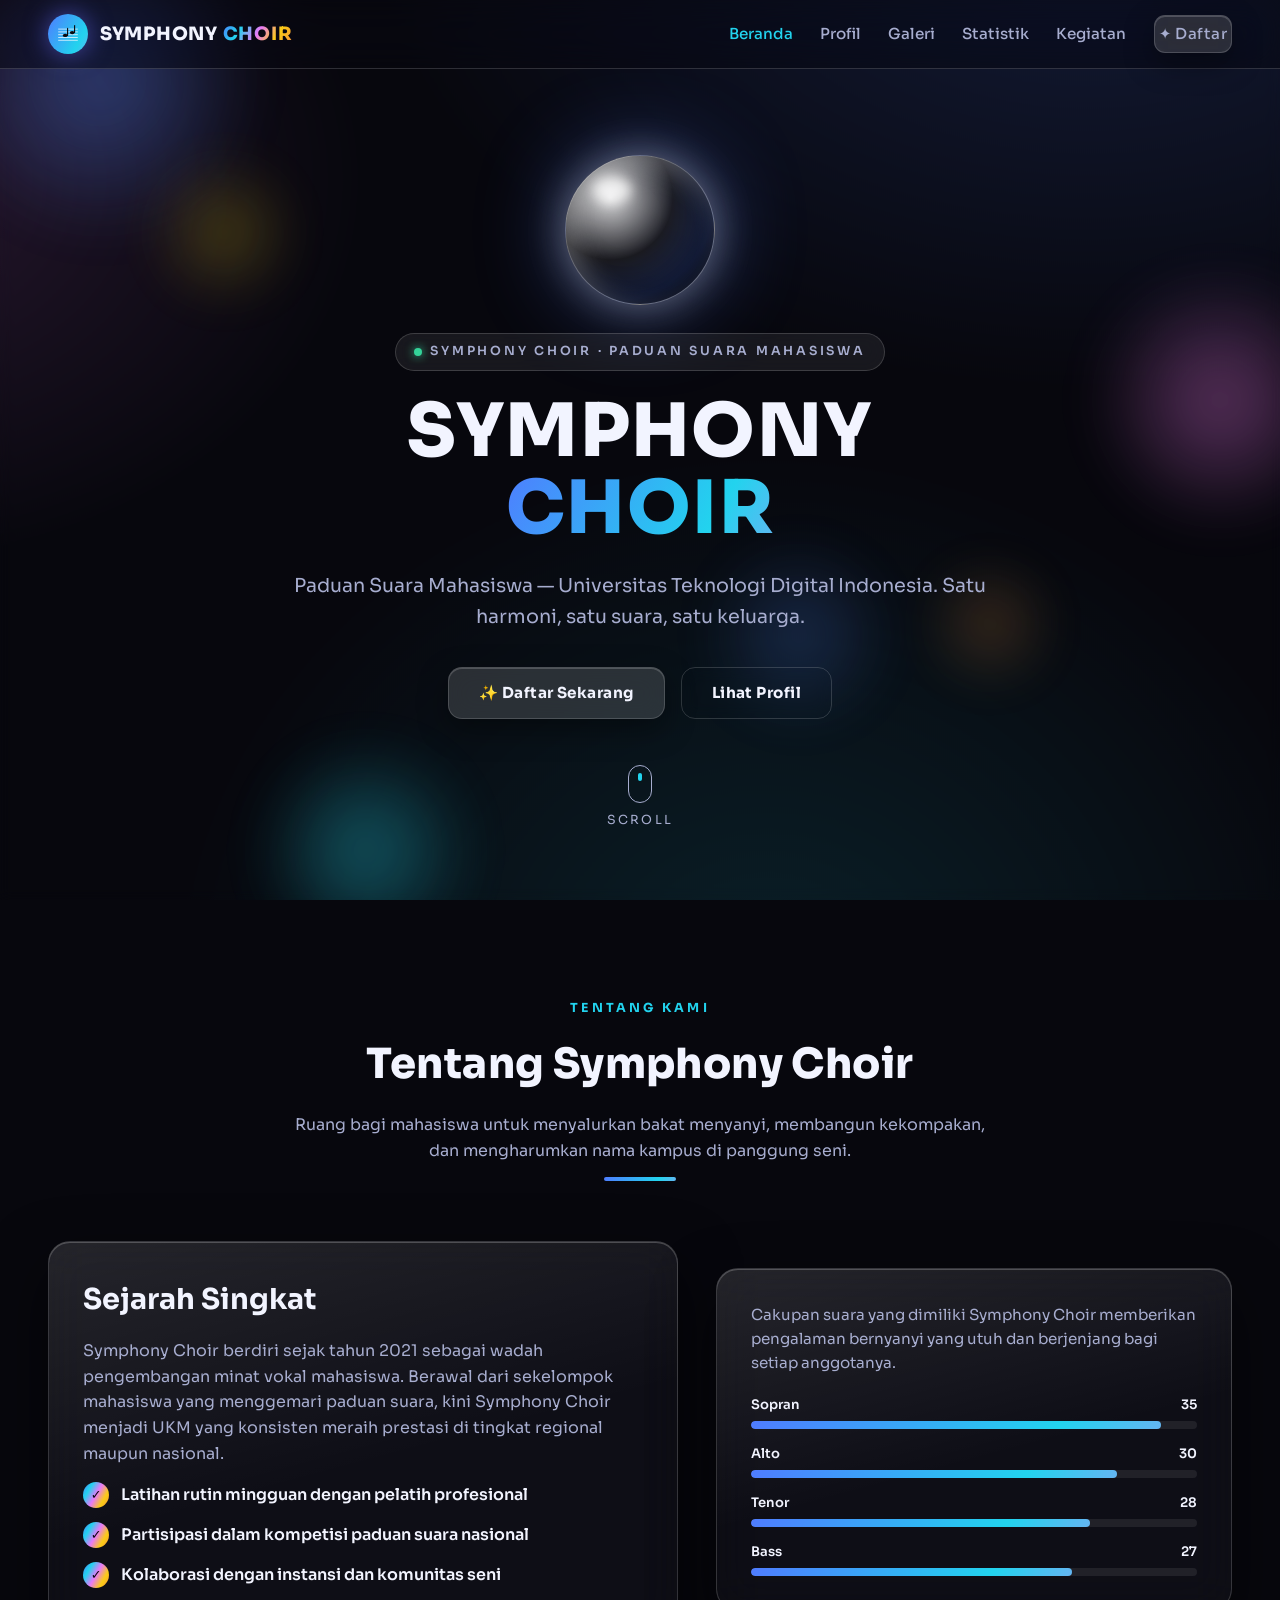
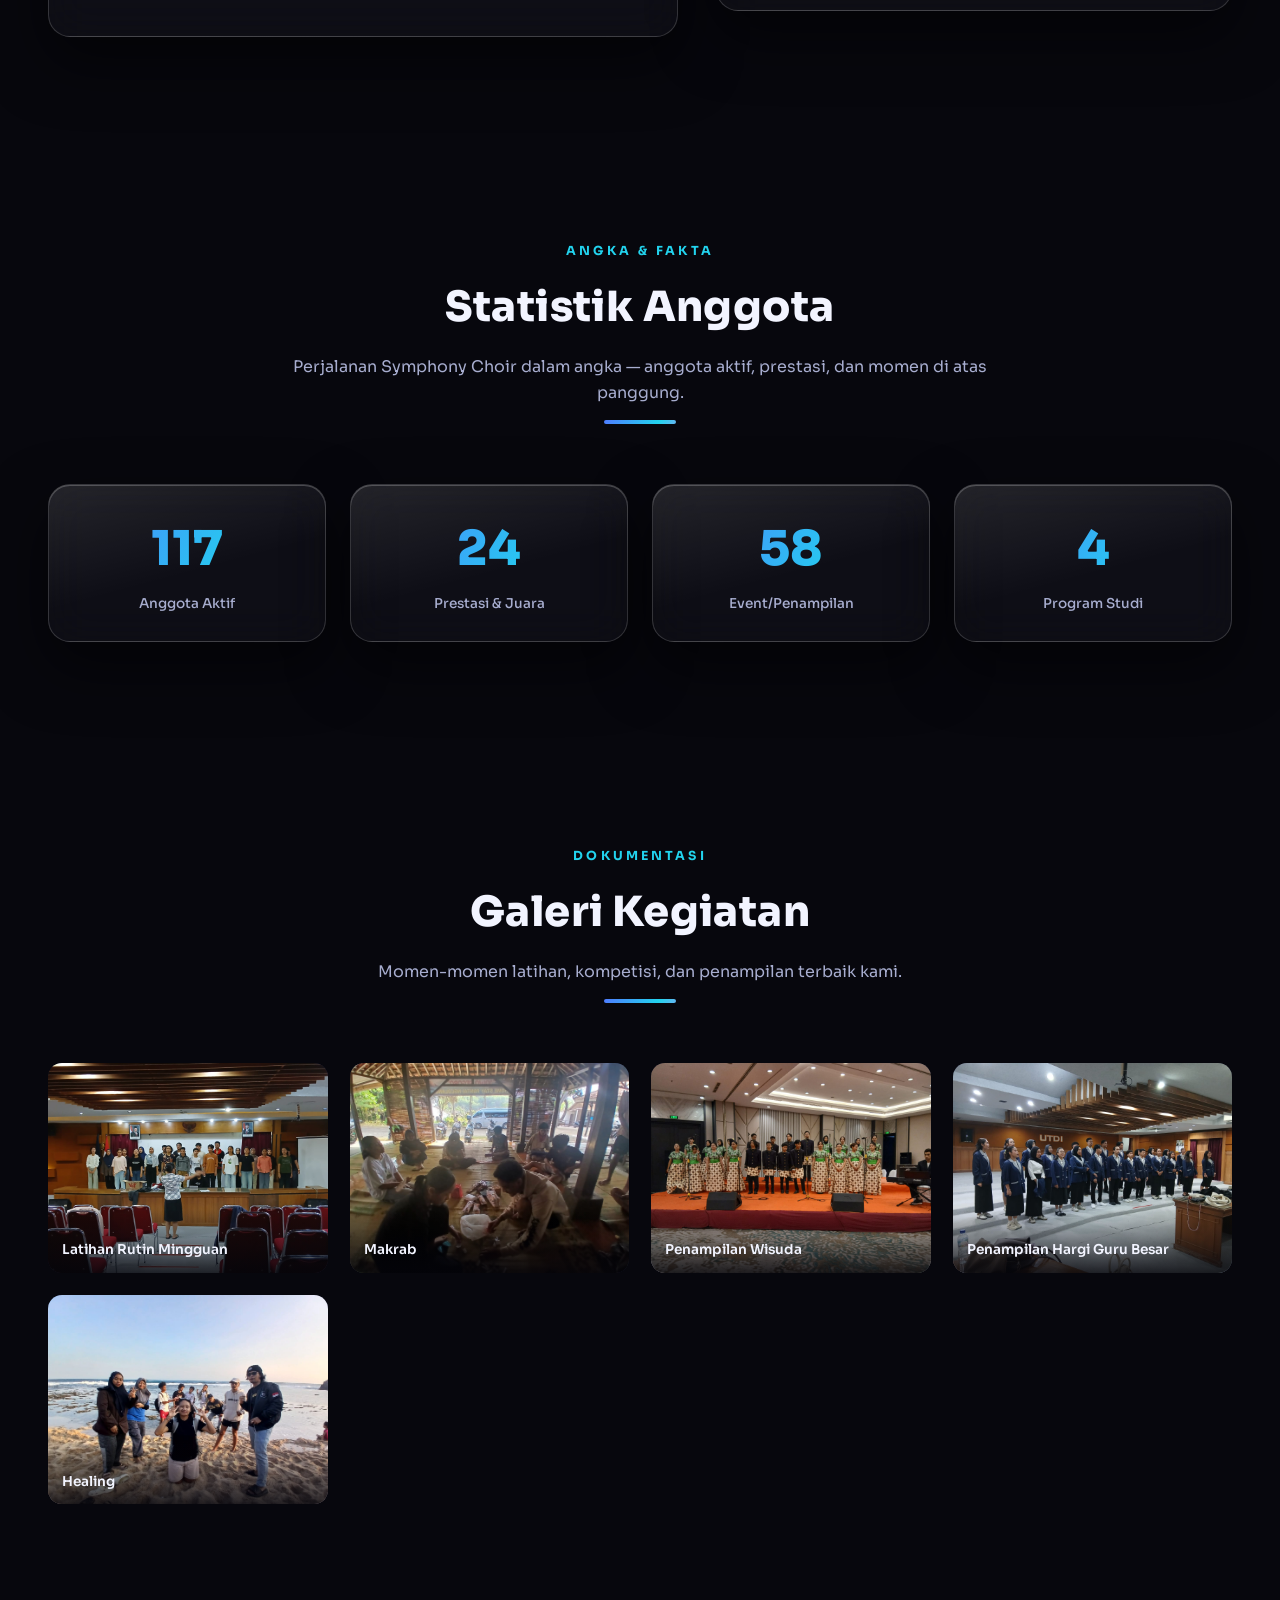
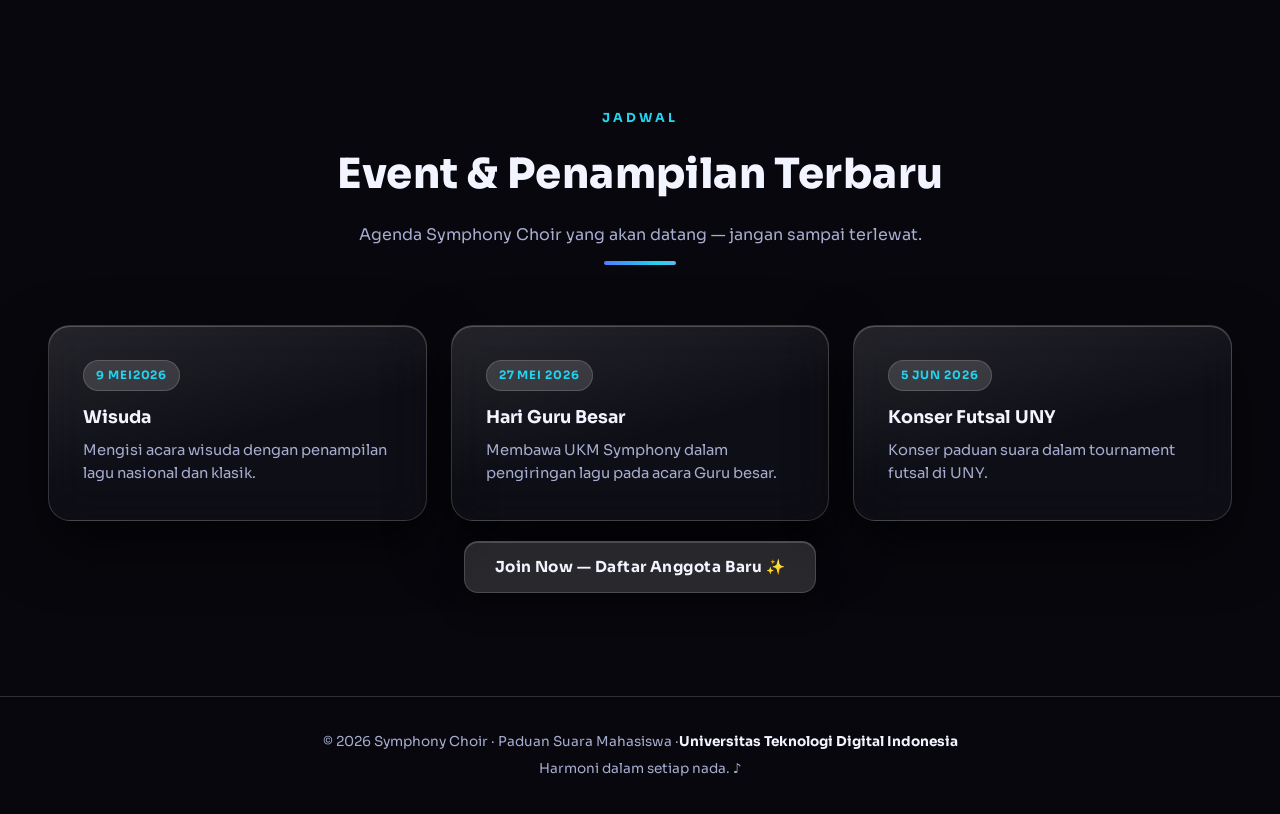
<file: index.html>
<!DOCTYPE html>
<html lang="id">
<head>
  <meta charset="UTF-8" />
  <meta name="viewport" content="width=device-width, initial-scale=1.0" />
  <title>Symphony Choir — GLASSPHERE INTERACTIVE</title>
  <meta name="description" content="Profil dan pendaftaran Symphony Choir — Paduan Suara Mahasiswa." />
  <link rel="preconnect" href="https://fonts.googleapis.com" />
  <link rel="preconnect" href="https://fonts.gstatic.com" crossorigin />
  <link href="https://fonts.googleapis.com/css2?family=Sora:wght@400;500;600;700;800&display=swap" rel="stylesheet" />
  <link rel="stylesheet" href="css/style.css" />
</head>
<body>

  <div class="scene">
    <div class="blur-layer"></div>
    <div class="bokeh b1"></div>
    <div class="bokeh b2"></div>
    <div class="bokeh b3"></div>
    <div class="bokeh b4"></div>
    <div class="bokeh b5"></div>
    <div class="bokeh b6"></div>
  </div>

  <!-- Navbar -->
  <header class="navbar">
    <a href="index.html" class="brand">
      <span class="logo svg-logo" aria-hidden="true">
        <svg viewBox="0 0 40 40">
          <g stroke="#ffffff" stroke-width="1.1" opacity="0.9">
            <line x1="6" y1="13" x2="34" y2="13"/>
            <line x1="6" y1="17" x2="34" y2="17"/>
            <line x1="6" y1="21" x2="34" y2="21"/>
            <line x1="6" y1="25" x2="34" y2="25"/>
            <line x1="6" y1="29" x2="34" y2="29"/>
          </g>
          <g fill="#0a0a0f">
            <ellipse cx="16" cy="22" rx="3.4" ry="2.4"/>
            <ellipse cx="26" cy="18" rx="3.4" ry="2.4"/>
          </g>
          <g stroke="#0a0a0f" stroke-width="1.6" stroke-linecap="round">
            <line x1="19.4" y1="22" x2="19.4" y2="12"/>
            <line x1="29.4" y1="18" x2="29.4" y2="8"/>
          </g>
        </svg>
      </span>
      <span>SYMPHONY <span style="background:var(--spectrum);-webkit-background-clip:text;background-clip:text;color:transparent;">CHOIR</span></span>
    </a>
    <button class="burger" aria-label="Menu">
      <span></span><span></span><span></span>
    </button>
    <nav>
      <ul class="nav-links">
        <li><a href="#home" class="active">Beranda</a></li>
        <li><a href="#profil">Profil</a></li>
        <li><a href="#galeri">Galeri</a></li>
        <li><a href="#statistik">Statistik</a></li>
        <li><a href="#kegiatan">Kegiatan</a></li>
        <li><a href="https://docs.google.com/forms/d/e/1FAIpQLSegRLW75Owb2UDJoJNHS49ydARrRmEP_-2XyxtJqHRFCXP3zQ/viewform" target="_blank" rel="noopener" class="btn btn-glass btn-sm" style="margin-left:4px;">✦ Daftar</a></li>
      </ul>
    </nav>
  </header>

  <!-- Hero -->
  <section class="hero" id="home">
    <div class="sphere"></div>
    <div class="eyebrow"><span class="pulse-dot"></span> Symphony Choir · Paduan Suara Mahasiswa</div>
    <h1>
      SYMPHONY<br />
      <span class="spectrum-text">CHOIR</span>
    </h1>
    <p class="subtitle">Paduan Suara Mahasiswa — Universitas Teknologi Digital Indonesia. Satu harmoni, satu suara, satu keluarga.</p>
    <div class="hero-cta">
      <a href="https://docs.google.com/forms/d/e/1FAIpQLSegRLW75Owb2UDJoJNHS49ydARrRmEP_-2XyxtJqHRFCXP3zQ/viewform" target="_blank" rel="noopener" class="btn btn-glass">✨ Daftar Sekarang</a>
      <a href="#profil" class="btn btn-outline">Lihat Profil</a>
    </div>
    <div class="scroll-hint">
      <div class="mouse"></div>
      <span>Scroll</span>
    </div>
  </section>

  <!-- About -->
  <section class="section" id="profil">
    <div class="container">
      <div class="section-head reveal">
        <div class="kicker">Tentang Kami</div>
        <h2>Tentang Symphony Choir</h2>
        <p>Ruang bagi mahasiswa untuk menyalurkan bakat menyanyi, membangun kekompakan, dan mengharumkan nama kampus di panggung seni.</p>
        <div class="spectrum-line"></div>
      </div>

      <div class="about-grid">
        <div class="glass-plinth about-copy reveal">
          <h3>Sejarah Singkat</h3>
          <p>Symphony Choir berdiri sejak tahun 2021 sebagai wadah pengembangan minat vokal mahasiswa. Berawal dari sekelompok mahasiswa yang menggemari paduan suara, kini Symphony Choir menjadi UKM yang konsisten meraih prestasi di tingkat regional maupun nasional.</p>
          <div class="about-feature"><span class="badge">✓</span> Latihan rutin mingguan dengan pelatih profesional</div>
          <div class="about-feature"><span class="badge">✓</span> Partisipasi dalam kompetisi paduan suara nasional</div>
          <div class="about-feature"><span class="badge">✓</span> Kolaborasi dengan instansi dan komunitas seni</div>
        </div>
        <div class="glass-plinth reveal">
          <p style="color:var(--text-dim);font-size:.95rem;">Cakupan suara yang dimiliki Symphony Choir memberikan pengalaman bernyanyi yang utuh dan berjenjang bagi setiap anggotanya.</p>
          <div style="display:flex;flex-direction:column;gap:14px;margin-top:18px;">
            <div>
              <div style="display:flex;justify-content:space-between;font-size:.82rem;font-weight:600;margin-bottom:6px;"><span>Sopran</span><span>35</span></div>
              <div style="height:8px;border-radius:8px;background:rgba(255,255,255,.08);overflow:hidden;"><div style="width:92%;height:100%;border-radius:8px;background:var(--spectrum);background-size:300% 300%;animation:hueShift 6s linear infinite;"></div></div>
            </div>
            <div>
              <div style="display:flex;justify-content:space-between;font-size:.82rem;font-weight:600;margin-bottom:6px;"><span>Alto</span><span>30</span></div>
              <div style="height:8px;border-radius:8px;background:rgba(255,255,255,.08);overflow:hidden;"><div style="width:82%;height:100%;border-radius:8px;background:var(--spectrum);background-size:300% 300%;animation:hueShift 6s linear infinite;"></div></div>
            </div>
            <div>
              <div style="display:flex;justify-content:space-between;font-size:.82rem;font-weight:600;margin-bottom:6px;"><span>Tenor</span><span>28</span></div>
              <div style="height:8px;border-radius:8px;background:rgba(255,255,255,.08);overflow:hidden;"><div style="width:76%;height:100%;border-radius:8px;background:var(--spectrum);background-size:300% 300%;animation:hueShift 6s linear infinite;"></div></div>
            </div>
            <div>
              <div style="display:flex;justify-content:space-between;font-size:.82rem;font-weight:600;margin-bottom:6px;"><span>Bass</span><span>27</span></div>
              <div style="height:8px;border-radius:8px;background:rgba(255,255,255,.08);overflow:hidden;"><div style="width:72%;height:100%;border-radius:8px;background:var(--spectrum);background-size:300% 300%;animation:hueShift 6s linear infinite;"></div></div>
            </div>
          </div>
        </div>
      </div>
    </div>
  </section>

  <!-- Stats -->
  <section class="section" id="statistik">
    <div class="container">
      <div class="section-head reveal">
        <div class="kicker">Angka & Fakta</div>
        <h2>Statistik Anggota</h2>
        <p>Perjalanan Symphony Choir dalam angka — anggota aktif, prestasi, dan momen di atas panggung.</p>
        <div class="spectrum-line"></div>
      </div>

      <div class="stat-grid">
        <div class="glass-plinth stat-card card-hover reveal"><div class="num" data-count="120">0</div><div class="label">Anggota Aktif</div></div>
        <div class="glass-plinth stat-card card-hover reveal"><div class="num" data-count="25">0</div><div class="label">Prestasi & Juara</div></div>
        <div class="glass-plinth stat-card card-hover reveal"><div class="num" data-count="60">0</div><div class="label">Event/Penampilan</div></div>
        <div class="glass-plinth stat-card card-hover reveal"><div class="num" data-count="4">0</div><div class="label">Program Studi</div></div>
      </div>
    </div>
  </section>

  <!-- Gallery -->
  <section class="section" id="galeri">
    <div class="container">
      <div class="section-head reveal">
        <div class="kicker">Dokumentasi</div>
        <h2>Galeri Kegiatan</h2>
        <p>Momen-momen latihan, kompetisi, dan penampilan terbaik kami.</p>
        <div class="spectrum-line"></div>
      </div>

      <div class="gallery-grid">
        <div class="gallery-item reveal" data-idx="0">
          <img class="gallery-photo" src="GBR/Latihan.jpeg" alt="Latihan Rutin Mingguan" loading="lazy" />
          <div class="caption">Latihan Rutin Mingguan</div>
          <button class="gallery-view" title="Lihat gambar" aria-label="Lihat gambar">👁️</button>
        </div>
        <div class="gallery-item reveal" data-idx="1">
          <img class="gallery-photo" src="GBR/Hadiah.jpeg" alt="Juara Kompetisi Vokal" loading="lazy" />
          <div class="caption">Makrab</div>
          <button class="gallery-view" title="Lihat gambar" aria-label="Lihat gambar">👁️</button>
        </div>
        <div class="gallery-item reveal" data-idx="2">
          <img class="gallery-photo" src="GBR/Tampil.jpeg" alt="Penampilan Wisuda" loading="lazy" />
          <div class="caption">Penampilan Wisuda</div>
          <button class="gallery-view" title="Lihat gambar" aria-label="Lihat gambar">👁️</button>
        </div>
        <div class="gallery-item reveal" data-idx="3">
          <img class="gallery-photo" src="GBR/Guru-besar.jpeg" alt="Penampilan Hargi Guru Besar" loading="lazy" />
          <div class="caption">Penampilan Hargi Guru Besar</div>
          <button class="gallery-view" title="Lihat gambar" aria-label="Lihat gambar">👁️</button>
        </div>
        <div class="gallery-item reveal" data-idx="4">
          <img class="gallery-photo" src="GBR/Pantai.jpeg" alt="Healing" loading="lazy" />
          <div class="caption">Healing</div>
          <button class="gallery-view" title="Lihat gambar" aria-label="Lihat gambar">👁️</button>
        </div>
      </div>

      <!-- Lightbox: perbesar gambar -->
      <div class="gallery-lightbox" id="galleryLightbox" aria-hidden="true">
        <button class="lightbox-close" title="Tutup" aria-label="Tutup">✕</button>
        <div class="lightbox-stage">
          <div class="ghost-img lightbox-img" id="lightboxImg"><span class="gal-emoji" id="lightboxEmoji">🎤</span></div>
          <div class="lightbox-caption" id="lightboxCaption"></div>
        </div>
      </div>
    </div>
  </section>

  <!-- Events -->
  <section class="section" id="kegiatan">
    <div class="container">
      <div class="section-head reveal">
        <div class="kicker">Jadwal</div>
        <h2>Event & Penampilan Terbaru</h2>
        <p>Agenda Symphony Choir yang akan datang — jangan sampai terlewat.</p>
        <div class="spectrum-line"></div>
      </div>

      <div class="events-list">
        <div class="glass-plinth event-item card-hover reveal">
          <span class="date-chip">9 MEI2026</span>
          <h3>Wisuda </h3>
          <p>Mengisi acara wisuda dengan penampilan lagu nasional dan klasik.</p>
        </div>
        <div class="glass-plinth event-item card-hover reveal">
          <span class="date-chip">27 MEI 2026</span>
          <h3>Hari Guru Besar</h3>
          <p>Membawa UKM Symphony dalam pengiringan lagu pada acara Guru besar.</p>
        </div>
        <div class="glass-plinth event-item card-hover reveal">
          <span class="date-chip">5 JUN 2026</span>
          <h3>Konser Futsal UNY</h3>
          <p>Konser paduan suara dalam tournament futsal di UNY.</p>
        </div>
      </div>

      <div class="text-center mt-2 reveal">
        <a href="https://docs.google.com/forms/d/e/1FAIpQLSegRLW75Owb2UDJoJNHS49ydARrRmEP_-2XyxtJqHRFCXP3zQ/viewform" target="_blank" rel="noopener" class="btn btn-glass">Join Now — Daftar Anggota Baru ✨</a>
      </div>
    </div>
  </section>

  <footer class="footer">
    <p>© 2026 Symphony Choir · Paduan Suara Mahasiswa ·<strong style="color:var(--text);">Universitas Teknologi Digital Indonesia</strong></p>
    <p style="margin-top:6px;">Harmoni dalam setiap nada. ♪</p>
  </footer>

  <script src="js/main.js"></script>
  <script src="js/gallery.js"></script>
  <script>
    // Count-up animation
    const counters = document.querySelectorAll(".num[data-count]");
    const co = new IntersectionObserver((entries) => {
      entries.forEach((en) => {
        if (!en.isIntersecting) return;
        const el = en.target;
        const target = +el.dataset.count;
        const dur = 1400;
        const start = performance.now();
        const tick = (t) => {
          const p = Math.min((t - start) / dur, 1);
          el.textContent = Math.round(target * (1 - Math.pow(1 - p, 3))).toLocaleString("id-ID");
          if (p < 1) requestAnimationFrame(tick);
        };
        requestAnimationFrame(tick);
        co.unobserve(el);
      });
    }, { threshold: 0.5 });
    counters.forEach((c) => co.observe(c));
  </script>
</body>
</html>
</file>
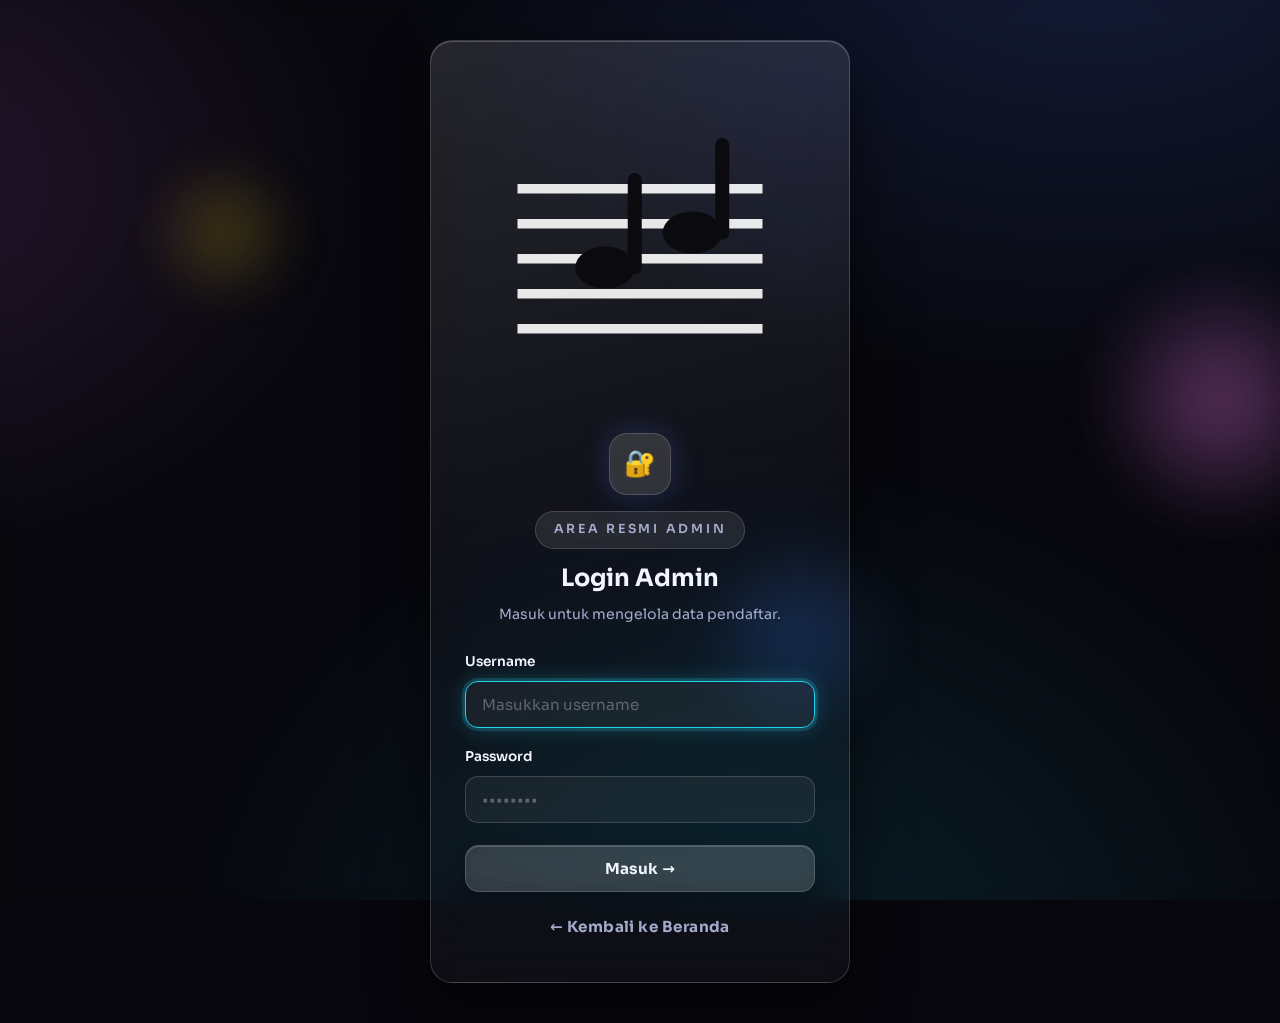
<file: login.html>
<!DOCTYPE html>
<html lang="id">
<head>
  <meta charset="UTF-8" />
  <meta name="viewport" content="width=device-width, initial-scale=1.0" />
  <title>Login Admin — Symphony Choir</title>
  <link rel="preconnect" href="https://fonts.googleapis.com" />
  <link rel="preconnect" href="https://fonts.gstatic.com" crossorigin />
  <link href="https://fonts.googleapis.com/css2?family=Sora:wght@400;500;600;700;800&display=swap" rel="stylesheet" />
  <link rel="stylesheet" href="css/style.css" />
</head>
<body>

  <div class="scene">
    <div class="blur-layer"></div>
    <div class="bokeh b2"></div>
    <div class="bokeh b4"></div>
    <div class="bokeh b6"></div>
  </div>

  <div class="auth-stage">
    <div class="glass-plinth auth-card">
      <div class="auth-head">
        <span class="logo svg-logo" style="margin:0 auto 14px;" aria-hidden="true">
          <svg viewBox="0 0 40 40">
            <g stroke="#ffffff" stroke-width="1.1" opacity="0.9">
              <line x1="6" y1="13" x2="34" y2="13"/>
              <line x1="6" y1="17" x2="34" y2="17"/>
              <line x1="6" y1="21" x2="34" y2="21"/>
              <line x1="6" y1="25" x2="34" y2="25"/>
              <line x1="6" y1="29" x2="34" y2="29"/>
            </g>
            <g fill="#0a0a0f">
              <ellipse cx="16" cy="22" rx="3.4" ry="2.4"/>
              <ellipse cx="26" cy="18" rx="3.4" ry="2.4"/>
            </g>
            <g stroke="#0a0a0f" stroke-width="1.6" stroke-linecap="round">
              <line x1="19.4" y1="22" x2="19.4" y2="12"/>
              <line x1="29.4" y1="18" x2="29.4" y2="8"/>
            </g>
          </svg>
        </span>
        <div class="lock-ic">🔐</div>
        <span class="eyebrow" style="margin-bottom:10px;">Area Resmi Admin</span>
        <h1>Login Admin</h1>
        <p style="color:var(--text-dim);font-size:.88rem;margin-top:6px;">Masuk untuk mengelola data pendaftar.</p>
      </div>

      <div class="auth-alert" id="authAlert">⚠️ Username atau password salah. Silakan coba lagi.</div>

      <div class="auth-alert" id="lockMsg" style="display:none;"></div>

      <form id="formLogin" novalidate>
        <div class="form-grid" style="grid-template-columns:1fr;">
          <div class="field" style="grid-column:auto;">
            <label for="username">Username</label>
            <input type="text" id="username" name="username" placeholder="Masukkan username" maxlength="50" autocomplete="username" autofocus disabled-on-lock />
          </div>
          <div class="field" style="grid-column:auto;">
            <label for="password">Password</label>
            <input type="password" id="password" name="password" placeholder="••••••••" maxlength="64" autocomplete="current-password" disabled-on-lock />
          </div>
        </div>
        <div class="form-actions" style="flex-direction:column;margin-top:22px;">
          <button type="submit" class="btn btn-glass btn-block" id="btnLogin" disabled-on-lock>Masuk →</button>
          <a href="index.html" class="btn btn-ghost btn-block" style="padding:8px;">← Kembali ke Beranda</a>
        </div>
      </form>
    </div>
  </div>

  <script src="js/main.js"></script>
  <script src="js/login.js"></script>
</body>
</html>
</file>
<file: css/style.css>
/* ============================================================
   PADUS WEB — GLASSPHERE INTERACTIVE
   Premium 3D Glass UI / Dark Bokeh Background
   ============================================================ */

:root {
  --bg: #07070d;
  --bg-soft: #0d0d16;
  --glass: rgba(255, 255, 255, 0.07);
  --glass-strong: rgba(255, 255, 255, 0.14);
  --glass-border: rgba(255, 255, 255, 0.16);
  --text: #f2f4ff;
  --text-dim: #a7adcf;
  --blue: #4f7cff;
  --cyan: #22d3ee;
  --magenta: #e879f9;
  --yellow: #facc15;
  --orange: #fb923c;
  --green: #34d399;
  --red: #fb7185;
  --radius: 22px;
  --radius-sm: 14px;
  --shadow: 0 24px 60px rgba(0, 0, 0, 0.55);
  --spectrum: linear-gradient(120deg, #4f7cff, #22d3ee, #e879f9, #facc15, #fb923c);
  --font: "Sora", "Segoe UI", system-ui, sans-serif;
}

* {
  margin: 0;
  padding: 0;
  box-sizing: border-box;
}

html {
  scroll-behavior: smooth;
}

body {
  font-family: var(--font);
  background: var(--bg);
  color: var(--text);
  min-height: 100vh;
  overflow-x: hidden;
  line-height: 1.6;
  -webkit-font-smoothing: antialiased;
}

::-webkit-scrollbar {
  width: 10px;
}
::-webkit-scrollbar-track {
  background: var(--bg);
}
::-webkit-scrollbar-thumb {
  background: linear-gradient(var(--blue), var(--magenta));
  border-radius: 10px;
}

/* ===== Scene Background (bokeh + blurred abstract interior) ===== */
.scene {
  position: fixed;
  inset: 0;
  z-index: -3;
  overflow: hidden;
  background:
    radial-gradient(1200px 800px at 85% -10%, rgba(79, 124, 255, 0.18), transparent 60%),
    radial-gradient(900px 700px at -10% 20%, rgba(232, 121, 249, 0.14), transparent 55%),
    radial-gradient(1000px 900px at 60% 110%, rgba(34, 211, 238, 0.12), transparent 60%),
    var(--bg);
}

.blur-layer {
  position: absolute;
  inset: 0;
  backdrop-filter: blur(6px);
  -webkit-backdrop-filter: blur(6px);
}

.bokeh {
  position: absolute;
  border-radius: 50%;
  filter: blur(28px) brightness(1.1);
  opacity: 0.7;
  animation: float 14s ease-in-out infinite;
}

.bokeh.b1 { width: 320px; height: 320px; top: -80px; left: -60px; background: radial-gradient(circle, rgba(79,124,255,.55), transparent 70%); }
.bokeh.b2 { width: 260px; height: 260px; top: 30%; right: -70px; background: radial-gradient(circle, rgba(232,121,249,.5), transparent 70%); animation-delay: -4s; }
.bokeh.b3 { width: 220px; height: 220px; bottom: -60px; left: 20%; background: radial-gradient(circle, rgba(34,211,238,.5), transparent 70%); animation-delay: -8s; }
.bokeh.b4 { width: 140px; height: 140px; top: 18%; left: 12%; background: radial-gradient(circle, rgba(250,204,21,.4), transparent 70%); animation-delay: -2s; }
.bokeh.b5 { width: 120px; height: 120px; bottom: 24%; right: 18%; background: radial-gradient(circle, rgba(251,146,60,.4), transparent 70%); animation-delay: -6s; }
.bokeh.b6 { width: 190px; height: 190px; top: 60%; left: 55%; background: radial-gradient(circle, rgba(79,124,255,.35), transparent 70%); animation-delay: -10s; }

@keyframes float {
  0%, 100% { transform: translate(0, 0) scale(1); }
  50% { transform: translate(30px, -30px) scale(1.15); }
}

/* ===== Header / Navbar ===== */
.navbar {
  position: sticky;
  top: 0;
  z-index: 50;
  display: flex;
  align-items: center;
  justify-content: space-between;
  padding: 14px clamp(16px, 4vw, 48px);
  backdrop-filter: blur(18px) saturate(140%);
  -webkit-backdrop-filter: blur(18px) saturate(140%);
  background: rgba(9, 9, 16, 0.55);
  border-bottom: 1px solid var(--glass-border);
}

.brand {
  display: flex;
  align-items: center;
  gap: 12px;
  text-decoration: none;
  color: var(--text);
  font-weight: 800;
  letter-spacing: 0.04em;
  font-size: clamp(0.95rem, 2vw, 1.15rem);
}

.brand .logo {
  width: 40px;
  height: 40px;
  border-radius: 50%;
  background: var(--spectrum);
  background-size: 300% 300%;
  animation: hueShift 6s linear infinite;
  box-shadow: 0 0 24px rgba(99, 102, 241, 0.6);
  display: grid;
  place-items: center;
  color: #0a0a0f;
  font-size: 1.15rem;
}

.brand .logo.svg-logo {
  padding: 6px;
}
.brand .logo.svg-logo svg {
  width: 100%;
  height: 100%;
  display: block;
}

@keyframes hueShift {
  0% { background-position: 0% 50%; }
  50% { background-position: 100% 50%; }
  100% { background-position: 0% 50%; }
}

.nav-links {
  display: flex;
  align-items: center;
  gap: clamp(8px, 1.5vw, 26px);
  list-style: none;
}

.nav-links a {
  text-decoration: none;
  color: var(--text-dim);
  font-size: 0.95rem;
  font-weight: 500;
  transition: color 0.25s;
  padding: 6px 4px;
}

.nav-links a:hover {
  color: var(--text);
}

.nav-links a.active {
  color: var(--cyan);
}

/* Hamburger */
.burger {
  display: none;
  flex-direction: column;
  gap: 5px;
  cursor: pointer;
  background: none;
  border: none;
  padding: 6px;
}
.burger span {
  width: 24px;
  height: 2px;
  background: var(--text);
  border-radius: 4px;
  transition: 0.3s;
}
.burger.open span:nth-child(1) { transform: translateY(7px) rotate(45deg); }
.burger.open span:nth-child(2) { opacity: 0; }
.burger.open span:nth-child(3) { transform: translateY(-7px) rotate(-45deg); }

/* ===== Buttons ===== */
.btn,
.btn-glass {
  display: inline-flex;
  align-items: center;
  justify-content: center;
  gap: 10px;
  padding: 13px 30px;
  border-radius: 14px;
  font-family: var(--font);
  font-size: 0.95rem;
  font-weight: 700;
  letter-spacing: 0.03em;
  cursor: pointer;
  text-decoration: none;
  transition: all 0.3s ease;
  border: 1px solid transparent;
  user-select: none;
}

/* Glass button — "Activated State": presses with spectrum glow */
.btn-glass {
  position: relative;
  color: var(--text);
  background: var(--glass-strong);
  border: 1px solid var(--glass-border);
  backdrop-filter: blur(12px);
  -webkit-backdrop-filter: blur(12px);
  box-shadow: 0 10px 30px rgba(0, 0, 0, 0.4), inset 0 1px 0 rgba(255, 255, 255, 0.18);
  overflow: hidden;
  z-index: 1;
}

.btn-glass::before {
  content: "";
  position: absolute;
  inset: 0;
  background: var(--spectrum);
  background-size: 300% 300%;
  opacity: 0;
  z-index: -1;
  transition: opacity 0.3s;
  animation: hueShift 4s linear infinite;
}

.btn-glass:hover::before,
.btn-glass:active::before {
  opacity: 0.9;
}

.btn-glass:hover {
  transform: translateY(-4px);
  box-shadow: 0 4px 18px 4px rgba(79, 124, 255, 0.45),
    0 4px 18px 4px rgba(232, 121, 249, 0.35),
    0 4px 22px 6px rgba(251, 202, 21, 0.25);
  color: #0a0a0f;
}

.btn-glass:active {
  transform: translateY(2px) scale(0.97);
  box-shadow: 0 0 0 0, 0 0 34px 6px rgba(34, 211, 238, 0.55);
}

.btn-glass.activated {
  color: #0a0a0f;
  background: var(--spectrum);
  background-size: 300% 300%;
  animation: hueShift 4s linear infinite;
  box-shadow: 0 0 20px 4px rgba(79,124,255,.6), 0 0 30px 6px rgba(232,121,249,.4);
}

.btn-solid {
  color: #0a0a0f;
  background: var(--spectrum);
  background-size: 300% 300%;
  animation: hueShift 6s linear infinite;
  box-shadow: 0 10px 30px rgba(99, 102, 241, 0.4);
}
.btn-solid:hover { transform: translateY(-3px); box-shadow: 0 14px 40px rgba(99, 102, 241, 0.6); }
.btn-solid:active { transform: translateY(1px) scale(0.98); }

.btn-outline {
  color: var(--text);
  background: transparent;
  border-color: var(--glass-border);
  backdrop-filter: blur(8px);
}
.btn-outline:hover { border-color: var(--cyan); color: var(--cyan); transform: translateY(-3px); }

.btn-ghost {
  color: var(--text-dim);
  background: transparent;
}
.btn-ghost:hover { color: var(--text); }

.btn-sm { padding: 9px 18px; font-size: 0.85rem; border-radius: 11px; }
.btn-block { width: 100%; }

/* ===== Hero ===== */
.hero {
  min-height: 92vh;
  display: flex;
  flex-direction: column;
  align-items: center;
  justify-content: center;
  text-align: center;
  padding: 60px clamp(16px, 4vw, 40px) 40px;
  position: relative;
}

/* Glowing glass sphere (Default State) */
.sphere {
  width: clamp(90px, 12vw, 150px);
  height: clamp(90px, 12vw, 150px);
  border-radius: 50%;
  position: relative;
  background:
    radial-gradient(circle at 30% 28%, rgba(255, 255, 255, 0.85), rgba(255, 255, 255, 0.08) 42%, rgba(79, 124, 255, 0.25) 70%, rgba(79, 124, 255, 0.05));
  border: 1px solid rgba(255, 255, 255, 0.35);
  box-shadow:
    inset -12px -14px 34px rgba(0, 0, 0, 0.45),
    inset 10px 10px 26px rgba(255, 255, 255, 0.35),
    0 0 40px rgba(255, 255, 255, 0.35),
    0 0 90px rgba(79, 124, 255, 0.45);
  margin-bottom: 28px;
  animation: bob 6s ease-in-out infinite;
}

.sphere::after {
  content: "";
  position: absolute;
  width: 26%;
  height: 18%;
  top: 14%;
  left: 18%;
  border-radius: 50%;
  background: rgba(255, 255, 255, 0.75);
  filter: blur(6px);
}

@keyframes bob {
  0%, 100% { transform: translateY(0); }
  50% { transform: translateY(-16px); }
}

.eyebrow {
  display: inline-flex;
  align-items: center;
  gap: 8px;
  padding: 8px 18px;
  border-radius: 999px;
  font-size: 0.78rem;
  font-weight: 600;
  letter-spacing: 0.22em;
  text-transform: uppercase;
  color: var(--text-dim);
  background: var(--glass);
  border: 1px solid var(--glass-border);
  backdrop-filter: blur(10px);
  margin-bottom: 22px;
}

.eyebrow .pulse-dot {
  width: 8px;
  height: 8px;
  border-radius: 50%;
  background: var(--green);
  box-shadow: 0 0 10px var(--green);
  animation: pulse 1.8s ease-in-out infinite;
}

@keyframes pulse {
  0%, 100% { opacity: 1; transform: scale(1); }
  50% { opacity: 0.35; transform: scale(1.5); }
}

.hero h1 {
  font-size: clamp(2rem, 7vw, 4.6rem);
  font-weight: 800;
  line-height: 1.05;
  letter-spacing: 0.02em;
  margin-bottom: 8px;
}

.hero h1 .spectrum-text {
  background: var(--spectrum);
  background-size: 300% 300%;
  -webkit-background-clip: text;
  background-clip: text;
  color: transparent;
  animation: hueShift 5s linear infinite;
}

.hero .subtitle {
  font-size: clamp(0.95rem, 2.2vw, 1.2rem);
  color: var(--text-dim);
  max-width: 720px;
  margin: 16px auto 0;
}

.hero-cta {
  display: flex;
  align-items: center;
  justify-content: center;
  gap: 16px;
  flex-wrap: wrap;
  margin-top: 34px;
}

/* Scroll hint */
.scroll-hint {
  margin-top: 46px;
  display: flex;
  flex-direction: column;
  align-items: center;
  gap: 8px;
  color: var(--text-dim);
  font-size: 0.78rem;
  letter-spacing: 0.18em;
  text-transform: uppercase;
}
.scroll-hint .mouse {
  width: 24px;
  height: 38px;
  border: 1.5px solid var(--text-dim);
  border-radius: 14px;
  position: relative;
}
.scroll-hint .mouse::after {
  content: "";
  position: absolute;
  top: 7px;
  left: 50%;
  width: 4px;
  height: 8px;
  margin-left: -2px;
  border-radius: 4px;
  background: var(--cyan);
  animation: wheel 1.6s ease-in-out infinite;
}

@keyframes wheel {
  0% { transform: translateY(0); opacity: 1; }
  100% { transform: translateY(14px); opacity: 0; }
}

/* ===== Section ===== */
.section {
  padding: clamp(60px, 8vw, 110px) clamp(16px, 4vw, 48px);
}

.section-head {
  text-align: center;
  max-width: 700px;
  margin: 0 auto clamp(38px, 5vw, 60px);
}

.section-head .kicker {
  font-size: 0.78rem;
  font-weight: 700;
  letter-spacing: 0.25em;
  text-transform: uppercase;
  color: var(--cyan);
  margin-bottom: 12px;
}

.section-head h2 {
  font-size: clamp(1.6rem, 4vw, 2.6rem);
  font-weight: 800;
  letter-spacing: 0.01em;
}

.section-head p {
  color: var(--text-dim);
  margin-top: 14px;
}

/* ===== Glass card / plinth ===== */
.glass-plinth {
  position: relative;
  background: linear-gradient(165deg, rgba(255, 255, 255, 0.12), rgba(255, 255, 255, 0.03) 55%);
  border: 1px solid var(--glass-border);
  border-radius: var(--radius);
  backdrop-filter: blur(20px) saturate(140%);
  -webkit-backdrop-filter: blur(20px) saturate(140%);
  box-shadow: var(--shadow), inset 0 1px 0 rgba(255, 255, 255, 0.22);
  padding: clamp(22px, 3vw, 34px);
  transition: transform 0.35s ease, box-shadow 0.35s ease;
}

.card-hover:hover {
  transform: translateY(-8px);
  box-shadow: 0 30px 70px rgba(0, 0, 0, 0.6), 0 0 40px rgba(79, 124, 255, 0.15);
}

.plinth-title {
  font-size: 1.15rem;
  font-weight: 700;
  margin-bottom: 10px;
  display: flex;
  align-items: center;
  gap: 10px;
}
.plinth-title .ic {
  width: 38px;
  height: 38px;
  border-radius: 12px;
  display: grid;
  place-items: center;
  background: var(--glass-strong);
  border: 1px solid var(--glass-border);
  font-size: 1.1rem;
}

/* ===== About ===== */
.about-grid {
  display: grid;
  grid-template-columns: 1.1fr 0.9fr;
  gap: clamp(20px, 3vw, 40px);
  align-items: center;
}

.about-copy h3 {
  font-size: clamp(1.3rem, 3vw, 1.8rem);
  margin-bottom: 16px;
}

.about-copy p {
  color: var(--text-dim);
  margin-bottom: 16px;
}

.about-feature {
  display: flex;
  gap: 12px;
  margin: 14px 0;
  color: var(--text);
  font-weight: 600;
}
.about-feature .badge {
  width: 26px;
  height: 26px;
  flex: none;
  border-radius: 50%;
  display: grid;
  place-items: center;
  background: var(--spectrum);
  color: #0a0a0f;
  font-size: 0.8rem;
  font-weight: 800;
}

/* ===== Stat counters ===== */
.stat-grid {
  display: grid;
  grid-template-columns: repeat(4, 1fr);
  gap: clamp(14px, 2vw, 24px);
}

.stat-card {
  text-align: center;
  padding: 26px 14px;
}
.stat-card .num {
  font-size: clamp(2rem, 5vw, 3rem);
  font-weight: 800;
  background: var(--spectrum);
  background-size: 300% 300%;
  -webkit-background-clip: text;
  background-clip: text;
  color: transparent;
  animation: hueShift 6s linear infinite;
}
.stat-card .label {
  color: var(--text-dim);
  font-size: 0.85rem;
  margin-top: 6px;
  font-weight: 500;
}

/* ===== Gallery ===== */
.gallery-grid {
  display: grid;
  grid-template-columns: repeat(auto-fit, minmax(230px, 1fr));
  gap: clamp(14px, 2vw, 22px);
}

.gallery-item {
  border-radius: var(--radius-sm);
  overflow: hidden;
  position: relative;
  aspect-ratio: 4 / 3;
  cursor: pointer;
  background-position: center;
  background-size: cover;
  background-repeat: no-repeat;
}

/* ===== Galeri Kegiatan (link gambar) ===== */
.gallery-photo,
.gallery-view,
#galleryLightbox,
.lightbox-stage {
  display: block;
}

.gallery-item {
  border-radius: var(--radius-sm);
  overflow: hidden;
  position: relative;
  aspect-ratio: 4 / 3;
  cursor: pointer;
  background: linear-gradient(150deg, #0f1530 0%, #191f3f 100%);
}

.gallery-photo {
  position: absolute;
  inset: 0;
  width: 100%;
  height: 100%;
  object-fit: cover;
  object-position: center;
  transition: transform 0.6s ease;
}
.gallery-photo[src=""],
.gallery-photo:not([src]) {
  visibility: hidden;
}
.gallery-item:hover .gallery-photo {
  transform: scale(1.05);
}

.gallery-item .caption {
  position: absolute;
  inset: auto 0 0 0;
  padding: 34px 14px 12px;
  background: linear-gradient(to top, rgba(5, 7, 16, 0.92), transparent);
  font-size: 0.92rem;
  font-weight: 600;
  pointer-events: none;
}

.gallery-view {
  position: absolute;
  top: 12px;
  right: 12px;
  z-index: 5;
  width: 40px;
  height: 40px;
  border-radius: 12px;
  border: 1px solid var(--glass-border);
  background: rgba(13, 13, 22, 0.75);
  backdrop-filter: blur(10px);
  -webkit-backdrop-filter: blur(10px);
  color: var(--text);
  font-size: 1.05rem;
  cursor: pointer;
  display: grid;
  place-items: center;
  box-shadow: 0 6px 20px rgba(0, 0, 0, 0.45);
  opacity: 0;
  transition: opacity 0.3s, background 0.3s, transform 0.3s;
}
.gallery-item:hover .gallery-view,
.gallery-item:focus-within .gallery-view,
.gallery-item.has-photo .gallery-view {
  opacity: 1;
}
.gallery-view:hover {
  background: var(--accent);
  color: #0a0a0f;
  transform: translateY(-2px);
}

/* ---- Lightbox ---- */
.gallery-lightbox {
  position: fixed;
  inset: 0;
  z-index: 90;
  display: grid;
  place-items: center;
  padding: clamp(16px, 4vw, 48px);
  background: rgba(4, 6, 14, 0.86);
  backdrop-filter: blur(14px);
  -webkit-backdrop-filter: blur(14px);
  opacity: 0;
  visibility: hidden;
  transition: opacity 0.3s ease, visibility 0.3s ease;
}
.gallery-lightbox.show {
  opacity: 1;
  visibility: visible;
}
.lightbox-stage {
  position: relative;
  max-width: min(1100px, 92vw);
  max-height: 86vh;
  width: 100%;
  border-radius: var(--radius-sm);
  overflow: hidden;
  box-shadow: 0 30px 90px rgba(0, 0, 0, 0.6);
}
.lightbox-img {
  position: relative;
  width: 100%;
  height: min(72vh, 560px);
  display: grid;
  place-items: center;
  background-position: center;
  background-size: contain;
  background-repeat: no-repeat;
  font-size: 5rem;
  color: rgba(255, 255, 255, 0.85);
}
.lightbox-caption {
  padding: 14px 18px;
  background: rgba(10, 12, 22, 0.9);
  font-size: 1rem;
  font-weight: 600;
  text-align: center;
}
.lightbox-close {
  position: absolute;
  top: -2px;
  right: -2px;
  transform: translate(40%, -40%);
  width: 44px;
  height: 44px;
  border-radius: 50%;
  border: 1px solid var(--glass-border);
  background: var(--accent);
  color: #0a0a0f;
  font-size: 1.15rem;
  cursor: pointer;
  z-index: 5;
  box-shadow: 0 10px 30px rgba(0, 0, 0, 0.5);
  transition: transform 0.3s;
}
.lightbox-close:hover { transform: translate(40%, -40%) rotate(90deg); }
.gal-emoji { font-size: 6rem; }
body.lb-open { overflow: hidden; }
}
.gal-2 { background: linear-gradient(140deg, #5b0f6e, #e879f955), var(--bg-soft); }
.gal-3 { background: linear-gradient(140deg, #0c5d63, #22d3ee55), var(--bg-soft); }
.gal-4 { background: linear-gradient(140deg, #6b5306, #facc1555), var(--bg-soft); }
.gal-5 { background: linear-gradient(140deg, #7b3310, #fb923c55), var(--bg-soft); }
.gal-6 { background: linear-gradient(140deg, #242470, #4f7cff55), var(--bg-soft); }

.gallery-item .caption {
  position: absolute;
  inset: auto 0 0 0;
  padding: 30px 14px 12px;
  background: linear-gradient(transparent, rgba(4, 4, 10, 0.85));
  font-size: 0.85rem;
  font-weight: 600;
}

/* ===== Events ===== */
.events-list {
  display: grid;
  grid-template-columns: repeat(auto-fit, minmax(280px, 1fr));
  gap: clamp(14px, 2vw, 24px);
}

.event-item .date-chip {
  display: inline-block;
  padding: 5px 12px;
  border-radius: 999px;
  font-size: 0.72rem;
  font-weight: 700;
  letter-spacing: 0.08em;
  background: var(--glass-strong);
  border: 1px solid var(--glass-border);
  color: var(--cyan);
  margin-bottom: 12px;
}
.event-item h3 { font-size: 1.1rem; margin-bottom: 8px; }
.event-item p { color: var(--text-dim); font-size: 0.92rem; }

/* ===== Forms ===== */
.form-wrap {
  max-width: 560px;
  margin: 0 auto;
}

.form-grid {
  display: grid;
  grid-template-columns: 1fr 1fr;
  gap: 18px;
}

.form-grid .full { grid-column: 1 / -1; }

.field label {
  display: block;
  font-size: 0.85rem;
  font-weight: 600;
  margin-bottom: 8px;
  color: var(--text);
}
.field label .req { color: var(--orange); }

.field input,
.field select {
  width: 100%;
  padding: 13px 16px;
  border-radius: 13px;
  border: 1px solid var(--glass-border);
  background: rgba(255, 255, 255, 0.05);
  color: var(--text);
  font-family: var(--font);
  font-size: 0.95rem;
  outline: none;
  transition: border 0.25s, box-shadow 0.25s;
  appearance: none;
}

.field input:focus,
.field select:focus {
  border-color: var(--cyan);
  box-shadow: 0 0 0 3px rgba(34, 211, 238, 0.18), 0 0 22px rgba(34, 211, 238, 0.25);
}

.field input::placeholder { color: rgba(255, 255, 255, 0.3); }

.field select {
  background-image: url("data:image/svg+xml,%3Csvg xmlns='http://www.w3.org/2000/svg' width='12' height='8'%3E%3Cpath d='M1 1l5 5 5-5' stroke='%23a7adcf' stroke-width='2' fill='none' stroke-linecap='round'/%3E%3C/svg%3E");
  background-repeat: no-repeat;
  background-position: right 16px center;
}

.field select option { background: #12121c; color: var(--text); }

.field.error input,
.field.error select {
  border-color: var(--red);
  box-shadow: 0 0 0 3px rgba(251, 113, 133, 0.18);
}

.field .err-msg {
  display: none;
  color: var(--red);
  font-size: 0.78rem;
  margin-top: 6px;
}
.field.error .err-msg { display: block; }

.form-actions {
  margin-top: 24px;
  display: flex;
  gap: 14px;
  flex-wrap: wrap;
}

/* ===== Success ===== */
.success-stage {
  min-height: 88vh;
  display: grid;
  place-items: center;
  padding: 40px clamp(16px, 4vw, 40px);
}

.success-card {
  max-width: 540px;
  text-align: center;
  padding: clamp(30px, 5vw, 50px);
}

.ring-ok {
  width: 92px;
  height: 92px;
  margin: 0 auto 24px;
  border-radius: 50%;
  display: grid;
  place-items: center;
  font-size: 2.4rem;
  color: #0a0a0f;
  background: var(--spectrum);
  background-size: 300% 300%;
  animation: hueShift 5s linear infinite, popIn 0.6s cubic-bezier(0.18, 1.4, 0.4, 1);
  box-shadow: 0 0 45px rgba(52, 211, 153, 0.5);
}

@keyframes popIn {
  0% { transform: scale(0); opacity: 0; }
  100% { transform: scale(1); opacity: 1; }
}

.success-card h1 {
  font-size: clamp(1.5rem, 4vw, 2.1rem);
  margin-bottom: 12px;
}
.success-card h1 .spectrum-text { background: var(--spectrum); background-size: 300% 300%; -webkit-background-clip: text; background-clip: text; color: transparent; animation: hueShift 5s linear infinite; }
.success-card p { color: var(--text-dim); margin-bottom: 10px; }
.success-card .whatsapp-note {
  margin: 20px 0 26px;
  padding: 16px;
  border-radius: var(--radius-sm);
  background: rgba(34, 211, 238, 0.08);
  border: 1px solid rgba(34, 211, 238, 0.25);
  font-size: 0.9rem;
  color: var(--text-dim);
}
.success-card .whatsapp-note strong { color: var(--cyan); }

/* ===== Auth ===== */
.auth-stage {
  min-height: 92vh;
  display: grid;
  place-items: center;
  padding: 40px clamp(16px, 4vw, 40px);
}

.auth-card { max-width: 420px; width: 100%; }

.auth-head { text-align: center; margin-bottom: 26px; }
.auth-head .lock-ic {
  width: 62px; height: 62px;
  margin: 0 auto 16px;
  border-radius: 18px;
  display: grid; place-items: center;
  font-size: 1.6rem;
  background: var(--glass-strong);
  border: 1px solid var(--glass-border);
  box-shadow: 0 0 30px rgba(79, 124, 255, 0.25);
}
.auth-head h1 { font-size: 1.5rem; }

.auth-alert {
  display: none;
  margin-bottom: 18px;
  padding: 12px 16px;
  border-radius: 12px;
  font-size: 0.88rem;
  background: rgba(251, 113, 133, 0.12);
  border: 1px solid rgba(251, 113, 133, 0.35);
  color: var(--red);
}
.auth-alert.show { display: block; animation: shake 0.4s; }

@keyframes shake {
  0%, 100% { transform: translateX(0); }
  25% { transform: translateX(-8px); }
  75% { transform: translateX(8px); }
}

/* ===== Dashboard ===== */
.dash-body {
  display: flex;
  height: 100vh;
  overflow: hidden;
}

.dash-side {
  width: 250px;
  flex: none;
  height: 100vh;
  overflow-y: auto;
  background: rgba(10, 10, 18, 0.7);
  backdrop-filter: blur(16px);
  border-right: 1px solid var(--glass-border);
  box-shadow: 10px 0 40px rgba(0, 0, 0, 0.35);
  padding: 22px 18px;
  display: flex;
  flex-direction: column;
  gap: 6px;
}

.dash-side .side-title {
  font-size: 0.72rem;
  letter-spacing: 0.22em;
  text-transform: uppercase;
  color: var(--text-dim);
  margin: 10px 0 6px;
}

.side-link {
  display: flex;
  align-items: center;
  gap: 12px;
  padding: 11px 14px;
  border-radius: 12px;
  color: var(--text-dim);
  text-decoration: none;
  font-size: 0.92rem;
  font-weight: 600;
  transition: all 0.25s;
}
.side-link:hover { color: var(--text); background: var(--glass); }
.side-link.active {
  color: #0a0a0f;
  background: var(--spectrum);
  background-size: 300% 300%;
  animation: hueShift 6s linear infinite;
}
.side-link.disabled {
  opacity: 0.4;
  pointer-events: none;
  cursor: not-allowed;
}

.dash-main {
  flex: 1;
  height: 100vh;
  overflow-y: auto;
  padding: clamp(18px, 3vw, 34px);
  min-width: 0;
}

.dash-top {
  display: flex;
  align-items: center;
  justify-content: space-between;
  gap: 14px;
  flex-wrap: wrap;
  margin-bottom: 24px;
}
.dash-top h1 { font-size: clamp(1.3rem, 3vw, 1.7rem); }
.dash-top .muted { color: var(--text-dim); font-size: 0.85rem; }

.dash-tools { display: flex; gap: 10px; flex-wrap: wrap; }

.dash-section-title {
  font-size: 0.8rem;
  letter-spacing: 0.2em;
  text-transform: uppercase;
  color: var(--text-dim);
  margin: 30px 0 14px;
}

/* Metric cards */
.metric-grid {
  display: grid;
  grid-template-columns: repeat(auto-fit, minmax(190px, 1fr));
  gap: clamp(14px, 2vw, 20px);
}

.metric-card { position: relative; overflow: hidden; }
.metric-card .m-val {
  font-size: clamp(1.8rem, 4vw, 2.4rem);
  font-weight: 800;
}
.metric-card .m-label {
  color: var(--text-dim);
  font-size: 0.85rem;
  margin-top: 4px;
}
.metric-card .m-ic {
  position: absolute;
  right: 14px;
  top: 14px;
  font-size: 1.5rem;
  opacity: 0.35;
}
.metric-card::after {
  content: "";
  position: absolute;
  inset: auto 0 0 0;
  height: 3px;
  background: var(--spectrum);
  background-size: 300% 300%;
  animation: hueShift 6s linear infinite;
  border-radius: 0 0 var(--radius) var(--radius);
}

/* Charts */
.chart-grid {
  display: grid;
  grid-template-columns: repeat(2, 1fr);
  gap: clamp(14px, 2vw, 22px);
}

.chart-card { min-width: 0; }
.chart-card.wide { grid-column: 1 / -1; }
.chart-card .chart-title {
  font-weight: 700;
  font-size: 1rem;
  margin-bottom: 16px;
  display: flex;
  align-items: center;
  gap: 10px;
}
.chart-box { position: relative; height: 320px; }
.chart-box.tall { height: 380px; }

/* Table */
.table-wrap {
  overflow-x: auto;
  border-radius: var(--radius);
}
.dash-table {
  width: 100%;
  min-width: 680px;
  border-collapse: collapse;
  font-size: 0.9rem;
}
.dash-table thead th {
  text-align: left;
  padding: 14px 16px;
  font-size: 0.75rem;
  letter-spacing: 0.12em;
  text-transform: uppercase;
  color: var(--text-dim);
  border-bottom: 1px solid var(--glass-border);
  background: rgba(255, 255, 255, 0.03);
}
.dash-table tbody td {
  padding: 13px 16px;
  border-bottom: 1px solid rgba(255, 255, 255, 0.06);
}
.dash-table tbody tr:hover { background: rgba(34, 211, 238, 0.05); }

.chip {
  display: inline-block;
  padding: 4px 12px;
  border-radius: 999px;
  font-size: 0.75rem;
  font-weight: 700;
}
.chip.l { background: rgba(79, 124, 255, 0.18); color: var(--blue); border: 1px solid rgba(79,124,255,.4); }
.chip.p { background: rgba(232, 121, 249, 0.18); color: var(--magenta); border: 1px solid rgba(232,121,249,.4); }

/* Toast */
.toast {
  position: fixed;
  bottom: 24px;
  left: 50%;
  transform: translateX(-50%) translateY(120px);
  z-index: 100;
  padding: 14px 26px;
  border-radius: 14px;
  background: rgba(16, 16, 26, 0.92);
  border: 1px solid var(--glass-border);
  backdrop-filter: blur(14px);
  font-size: 0.9rem;
  box-shadow: var(--shadow);
  transition: transform 0.4s cubic-bezier(0.18, 1.4, 0.4, 1);
}
.toast.show { transform: translateX(-50%) translateY(0); }
.toast.ok { border-color: rgba(52, 211, 153, 0.5); }
.toast.err { border-color: rgba(251, 113, 133, 0.5); }

/* Utility */
.container { max-width: 1240px; margin: 0 auto; }
.text-center { text-align: center; }
.mt-1 { margin-top: 10px; } .mt-2 { margin-top: 20px; } .mt-3 { margin-top: 30px; }
.spectrum-line {
  width: 72px; height: 4px; margin: 14px auto 0;
  border-radius: 4px;
  background: var(--spectrum);
  background-size: 300% 300%;
  animation: hueShift 5s linear infinite;
}

/* Footer */
.footer {
  text-align: center;
  padding: 34px 20px;
  color: var(--text-dim);
  font-size: 0.85rem;
  border-top: 1px solid var(--glass-border);
  background: rgba(8, 8, 14, 0.5);
}

/* Empty state */
.empty-state {
  text-align: center;
  padding: 60px 20px;
  color: var(--text-dim);
}
.empty-state .big-ic { font-size: 3rem; margin-bottom: 14px; }

.hidden { display: none !important; }

/* Lightbox */
.lightbox {
  position: fixed;
  inset: 0;
  z-index: 200;
  background: rgba(4, 4, 10, 0.82);
  backdrop-filter: blur(12px);
  display: grid;
  place-items: center;
  padding: 30px;
  opacity: 0;
  pointer-events: none;
  transition: opacity 0.35s;
}
.lightbox.show { opacity: 1; pointer-events: auto; }
.lightbox .lb-card {
  max-width: 560px;
  width: 100%;
  text-align: center;
  background: rgba(16, 16, 26, 0.85);
  border: 1px solid var(--glass-border);
  border-radius: var(--radius);
  padding: clamp(24px, 4vw, 42px);
  box-shadow: var(--shadow);
}
.lightbox .lb-card .lb-msg { font-size: 1.05rem; color: var(--text); margin-bottom: 20px; }
.lightbox .lb-card .lb-msg h3 { margin-bottom: 6px; }

/* ===== Reveal on scroll ===== */
.reveal {
  opacity: 0;
  transform: translateY(36px);
  transition: opacity 0.7s ease, transform 0.7s ease;
}
.reveal.in {
  opacity: 1;
  transform: translateY(0);
}

/* ===== Responsive ===== */
@media (max-width: 960px) {
  .about-grid { grid-template-columns: 1fr; }
  .chart-grid { grid-template-columns: 1fr; }
  .chart-card.wide { grid-column: auto; }
  .dash-body { flex-direction: column; height: 100vh; overflow: hidden; }
  .dash-side {
    width: 100%;
    flex: none;
    height: auto;
    max-height: 38vh;
    overflow-y: auto;
    position: sticky;
    top: 0;
    z-index: 40;
    flex-direction: row;
    flex-wrap: wrap;
    align-items: center;
    gap: 4px;
    border-right: none;
    border-bottom: 1px solid var(--glass-border);
    box-shadow: 0 10px 30px rgba(0, 0, 0, 0.35);
    padding: 10px 16px;
  }
  .dash-main {
    flex: 1;
    height: auto;
    min-height: 0;
  }
  .dash-side .side-title { display: none; }
  .dash-side #sideBrand { flex: 1; }
  .stat-grid { grid-template-columns: repeat(2, 1fr); }
}

@media (max-width: 640px) {
  .burger { display: flex; }
  .nav-links {
    position: absolute;
    top: 100%;
    left: 0;
    right: 0;
    flex-direction: column;
    align-items: stretch;
    background: rgba(9, 9, 16, 0.96);
    backdrop-filter: blur(18px);
    border-bottom: 1px solid var(--glass-border);
    padding: 14px 20px 20px;
    gap: 4px;
    transform: translateY(-120%);
    opacity: 0;
    transition: transform 0.35s, opacity 0.35s;
    pointer-events: none;
  }
  .nav-links.open {
    transform: translateY(0);
    opacity: 1;
    pointer-events: auto;
  }
  .nav-links a { padding: 12px 8px; font-size: 1rem; display: block; }
  .form-grid { grid-template-columns: 1fr; }
  .form-grid .full { grid-column: auto; }
  .form-actions { flex-direction: column; }
  .form-actions .btn { width: 100%; }
  .stat-grid { grid-template-columns: 1fr 1fr; }
  .hero-cta { flex-direction: column; width: 100%; }
  .hero-cta .btn { width: 100%; }
  .dash-top { flex-direction: column; align-items: flex-start; }
  .chart-box { height: 260px; }
}
/* ====== Peningkatan Responsif (HP kecil & tablet) ====== */
/* 1. Tablet 641-959 : aktifkan burger agar nav tidak sesak */
@media (max-width: 900px) {
  .burger { display: flex; }
  .nav-links {
    position: absolute;
    top: 100%;
    left: 0;
    right: 0;
    flex-direction: column;
    align-items: stretch;
    background: rgba(9, 9, 16, 0.97);
    backdrop-filter: blur(18px);
    -webkit-backdrop-filter: blur(18px);
    border-bottom: 1px solid var(--glass-border);
    padding: 12px 20px 18px;
    gap: 2px;
    transform: translateY(-120%);
    opacity: 0;
    transition: transform 0.35s, opacity 0.35s;
    pointer-events: none;
  }
  .nav-links.open {
    transform: translateY(0);
    opacity: 1;
    pointer-events: auto;
  }
  .nav-links a { padding: 11px 8px; font-size: 0.98rem; display: block; }
  .navbar .logo img { height: 38px; }
}

/* 2. HP kecil: kartu statistik 1 kolom agar angka besar tidak terpotong */
@media (max-width: 400px) {
  .stat-grid { grid-template-columns: 1fr; }
  .form-grid { grid-template-columns: 1fr; }
  .form-grid .full { grid-column: auto; }
  .stat-card { padding: 14px; }
  .gallery-grid { grid-template-columns: 1fr; }
}

/* 3. HP paling kecil (<360): perkecil padding & font agar pas satu kolom */
@media (max-width: 360px) {
  .container { padding-inline: 14px; }
  .btn { padding: 10px 14px; font-size: 0.9rem; }
  .page-title { font-size: 1.5rem; }
  h1.section-title { font-size: 1.7rem; }
  .tile-caption, .caption { font-size: 0.82rem; }
}
</file>
